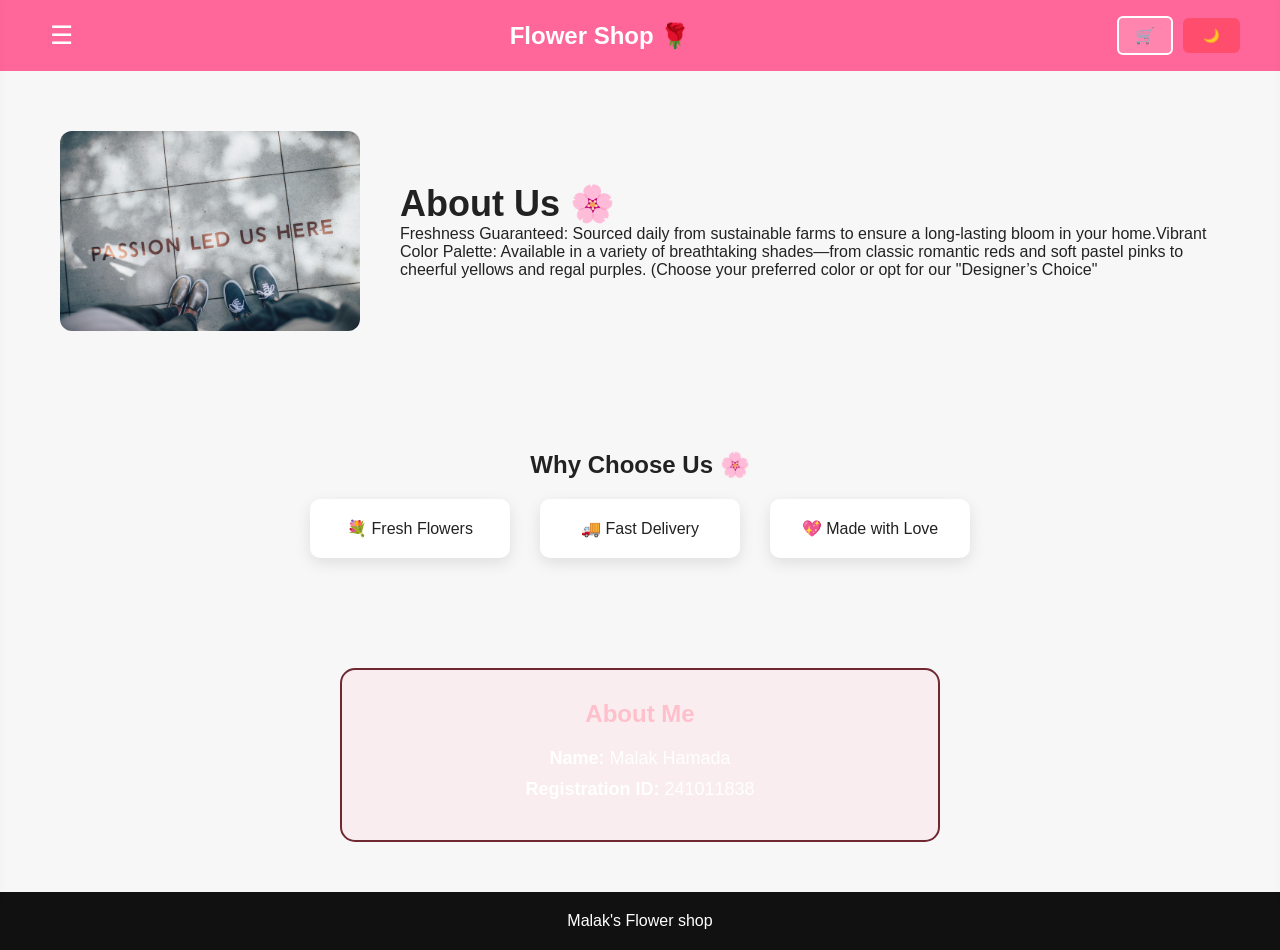
<file: about.html>
<!DOCTYPE html>
<html lang="en">
<head>
<meta charset="UTF-8">
<title>About</title>
<link rel="stylesheet" href="style.css">
</head>
<body>
<div class="flower-rain">
  <span class="f">🌸</span>
  <span class="f">🌹</span>
  <span class="f">🌷</span>
  <span class="f">🌸</span>
  <span class="f">🌹</span>
  <span class="f">🌷</span>
  <span class="f">🌸</span>
  <span class="f">🌹</span>
</div>
<nav>
  <button id="menuToggle" onclick="openMenu()">☰</button>
  <h2>Flower Shop 🌹</h2>
  <div class="nav-actions">
    <button id="cartBtn" onclick="openCart()">🛒 <span id="cartBadge"></span></button>
    <button onclick="toggleMode()">🌙</button>
  </div>
</nav>

<!-- Side Menu -->
<div id="sideMenu">
  <button id="closeMenu" onclick="closeMenu()">✕</button>
  <div class="side-logo">🌹 Flower Shop</div>
  <ul>
    <li><a href="index.html">Home</a></li>
    <li><a href="shop.html">Shop</a></li>
    <li><a href="product.html">Products</a></li>
    <li><a href="login.html">Login</a></li>
    <li><a href="register.html">Register</a></li>
    <li><a href="about.html">About</a></li>
    <li><a href="contact.html">Contact</a></li>
  </ul>
</div>

<!-- Overlay -->
<div id="menuOverlay" onclick="closeMenu(); closeCart();"></div>

<!-- Cart Modal -->
<div id="cartModal">
  <button id="closeCart" onclick="closeCart()">✕</button>
  <h2>🛒 Your Cart</h2>
  <div id="cartItems"></div>
  <div id="cartTotal">Total: $0</div>
  <button id="checkoutBtn" onclick="checkout()">Checkout ✨</button>
</div>

<!-- Toast -->
<div id="cartToast"></div>

<section class="about-hero">
  <img src="images/about.jpg">

  <div class="about-text">
    <h1>About Us 🌸</h1>
    <p>
   
​Freshness Guaranteed: Sourced daily from sustainable farms to ensure a long-lasting bloom in your home.
​Vibrant Color Palette: Available in a variety of breathtaking shades—from classic romantic reds and soft pastel pinks to cheerful yellows and regal purples. (Choose your preferred color or opt for our "Designer’s Choice"
    </p>
  </div>
</section>

<section class="features">
  <h2>Why Choose Us 🌸</h2>

  <div class="feature-box">
    <div class="feature">💐 Fresh Flowers</div>
    <div class="feature">🚚 Fast Delivery</div>
    <div class="feature">💖 Made with Love</div>
  </div>
</section>
<section class="content-box">
    <h1>About Me</h1>
    <p><strong>Name:</strong> Malak Hamada</p>
    <p><strong>Registration ID:</strong> 241011838 </p>
    
</section>
<footer>
<p>Malak's Flower shop</p>
</footer>
<script src="script.js"></script>
</body>
</html>
</file>
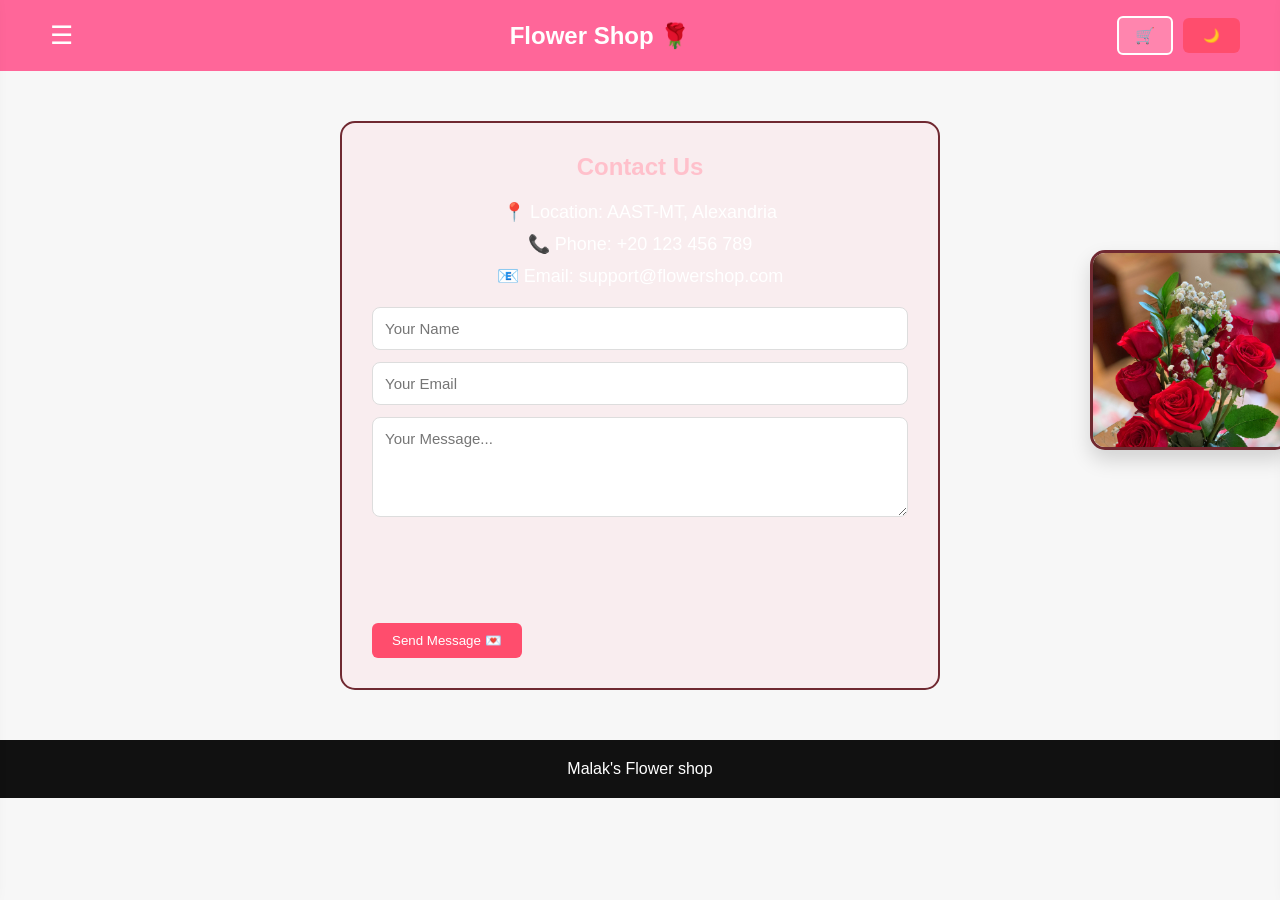
<file: contact.html>
<!DOCTYPE html>
<html lang="en">
<head>
<meta charset="UTF-8">
<title>Flower Shop</title>
<link rel="stylesheet" href="style.css">
</head>
<body>
<div class="flower-rain">
  <span class="f">🌸</span>
  <span class="f">🌹</span>
  <span class="f">🌷</span>
  <span class="f">🌸</span>
  <span class="f">🌹</span>
  <span class="f">🌷</span>
  <span class="f">🌸</span>
  <span class="f">🌹</span>
</div>

<nav>
  <button id="menuToggle" onclick="openMenu()">☰</button>
  <h2>Flower Shop 🌹</h2>
  <div class="nav-actions">
    <button id="cartBtn" onclick="openCart()">🛒 <span id="cartBadge"></span></button>
    <button onclick="toggleMode()">🌙</button>
  </div>
</nav>

<!-- Side Menu -->
<div id="sideMenu">
  <button id="closeMenu" onclick="closeMenu()">✕</button>
  <div class="side-logo">🌹 Flower Shop</div>
  <ul>
    <li><a href="index.html">Home</a></li>
    <li><a href="shop.html">Shop</a></li>
    <li><a href="product.html">Products</a></li>
    <li><a href="login.html">Login</a></li>
    <li><a href="register.html">Register</a></li>
    <li><a href="about.html">About</a></li>
    <li><a href="contact.html">Contact</a></li>
  </ul>
</div>

<!-- Overlay -->
<div id="menuOverlay" onclick="closeMenu(); closeCart();"></div>

<!-- Cart Modal -->
<div id="cartModal">
  <button id="closeCart" onclick="closeCart()">✕</button>
  <h2>🛒 Your Cart</h2>
  <div id="cartItems"></div>
  <div id="cartTotal">Total: $0</div>
  <button id="checkoutBtn" onclick="checkout()">Checkout ✨</button>
</div>

<!-- Toast -->
<div id="cartToast"></div>

<section class="content-box">
    <h1>Contact Us</h1>
    <p>📍 Location: AAST-MT, Alexandria</p>
    <p>📞 Phone: +20 123 456 789</p>
    <p>📧 Email: support@flowershop.com</p>
    <div class="contact-form">
        <input type="text" id="cName" placeholder="Your Name" required>
        <input type="email" id="cEmail" placeholder="Your Email" required>
        <textarea id="cMsg" placeholder="Your Message..."></textarea>
        <p id="contactError" class="error-msg"></p>
        <p id="contactSuccess" class="success-msg"></p>
        <button onclick="validateContact()">Send Message 💌</button>
    </div>
</section>
</section> 

<div class="MiniBox">
    <div class="MySlide fade">
        <img src="images/rose.jpg">
    </div>
    <div class="MySlide fade">
        <img src="images/tulip.jpg">
    </div>
</div>
<footer>
<p>Malak's Flower shop</p>
</footer>
<script src="script.js"></script>
</body>
</html>
</file>
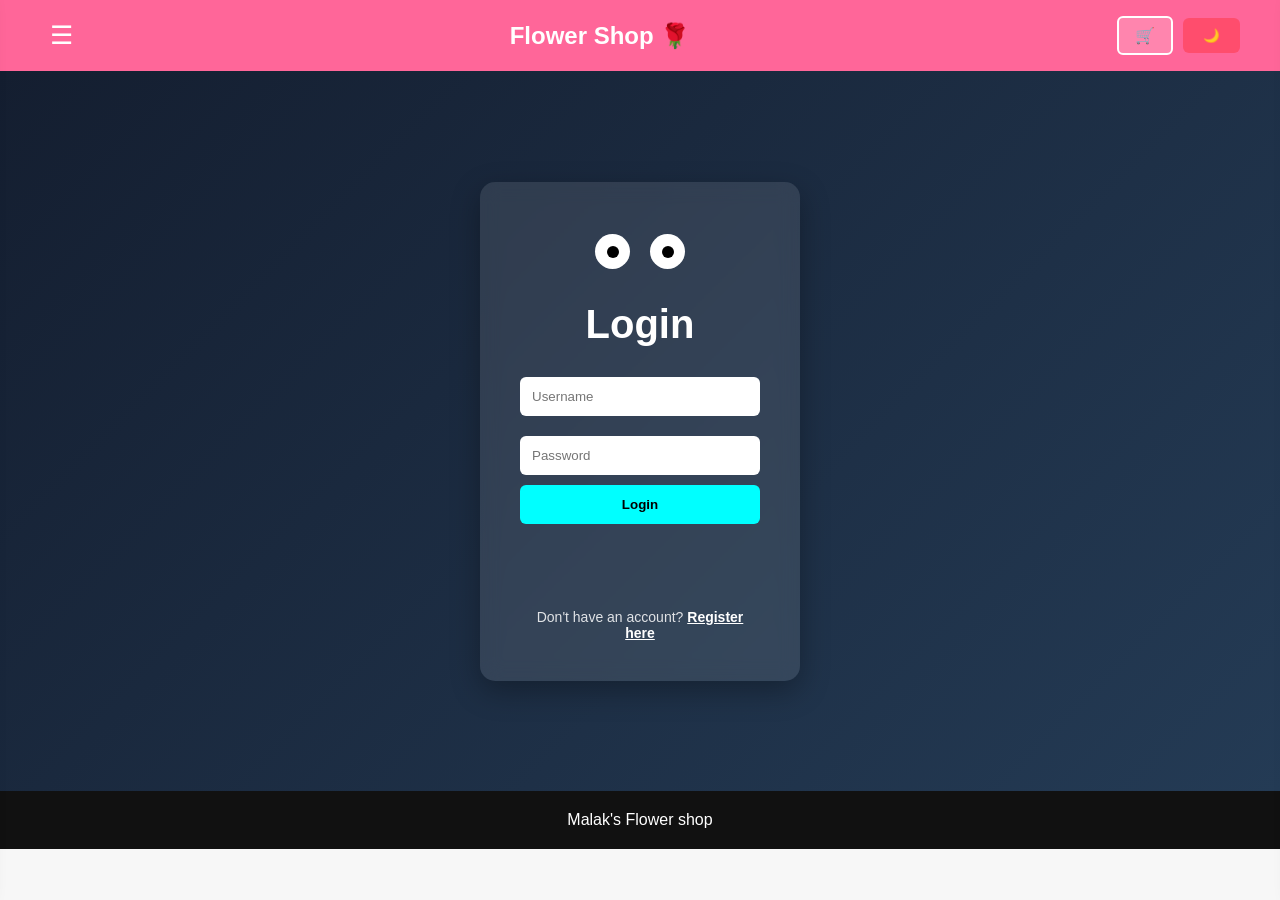
<file: login.html>
<!DOCTYPE html>
<html lang="en">
<head>
<meta charset="UTF-8">
<title>Flower Shop</title>
<link rel="stylesheet" href="style.css">
</head>
<body>
<div class="flower-rain">
  <span class="f">🌸</span>
  <span class="f">🌹</span>
  <span class="f">🌷</span>
  <span class="f">🌸</span>
  <span class="f">🌹</span>
  <span class="f">🌷</span>
  <span class="f">🌸</span>
  <span class="f">🌹</span>
</div>

<nav>
  <button id="menuToggle" onclick="openMenu()">☰</button>
  <h2>Flower Shop 🌹</h2>
  <div class="nav-actions">
    <button id="cartBtn" onclick="openCart()">🛒 <span id="cartBadge"></span></button>
    <button onclick="toggleMode()">🌙</button>
  </div>
</nav>

<!-- Side Menu -->
<div id="sideMenu">
  <button id="closeMenu" onclick="closeMenu()">✕</button>
  <div class="side-logo">🌹 Flower Shop</div>
  <ul>
    <li><a href="index.html">Home</a></li>
    <li><a href="shop.html">Shop</a></li>
    <li><a href="product.html">Products</a></li>
    <li><a href="login.html">Login</a></li>
    <li><a href="register.html">Register</a></li>
    <li><a href="about.html">About</a></li>
    <li><a href="contact.html">Contact</a></li>
  </ul>
</div>

<!-- Overlay -->
<div id="menuOverlay" onclick="closeMenu(); closeCart();"></div>

<!-- Cart Modal -->
<div id="cartModal">
  <button id="closeCart" onclick="closeCart()">✕</button>
  <h2>🛒 Your Cart</h2>
  <div id="cartItems"></div>
  <div id="cartTotal">Total: $0</div>
  <button id="checkoutBtn" onclick="checkout()">Checkout ✨</button>
</div>

<!-- Toast -->
<div id="cartToast"></div>

<section class="login-section">

<div class="login-box">

<div class="robot">

<div class="eyes">
<div class="eye"><div class="pupil"></div></div>
<div class="eye"><div class="pupil"></div></div>
</div>

</div>

<h1>Login</h1>

<form>

 <input type="text" id="username" placeholder="Username" required> 
    
    <input type="password" id="password" placeholder="Password" required> 

    <button type="button" onclick="validateLogin()">Login</button>
    
    <p id="errorBox" class="error-msg"></p>
    <p id="successBox" class="success-msg"></p>
    <p style="color:rgba(255,255,255,0.85);margin-top:15px;font-size:14px;text-align:center;">
      Don't have an account? <a href="register.html" style="color:white;font-weight:bold;text-decoration:underline;">Register here</a>
    </p>
</form>

</div>

</section>
<footer>
<p>Malak's Flower shop</p>
</footer>
<script src="script.js"></script>
</body>
</html>
</file>
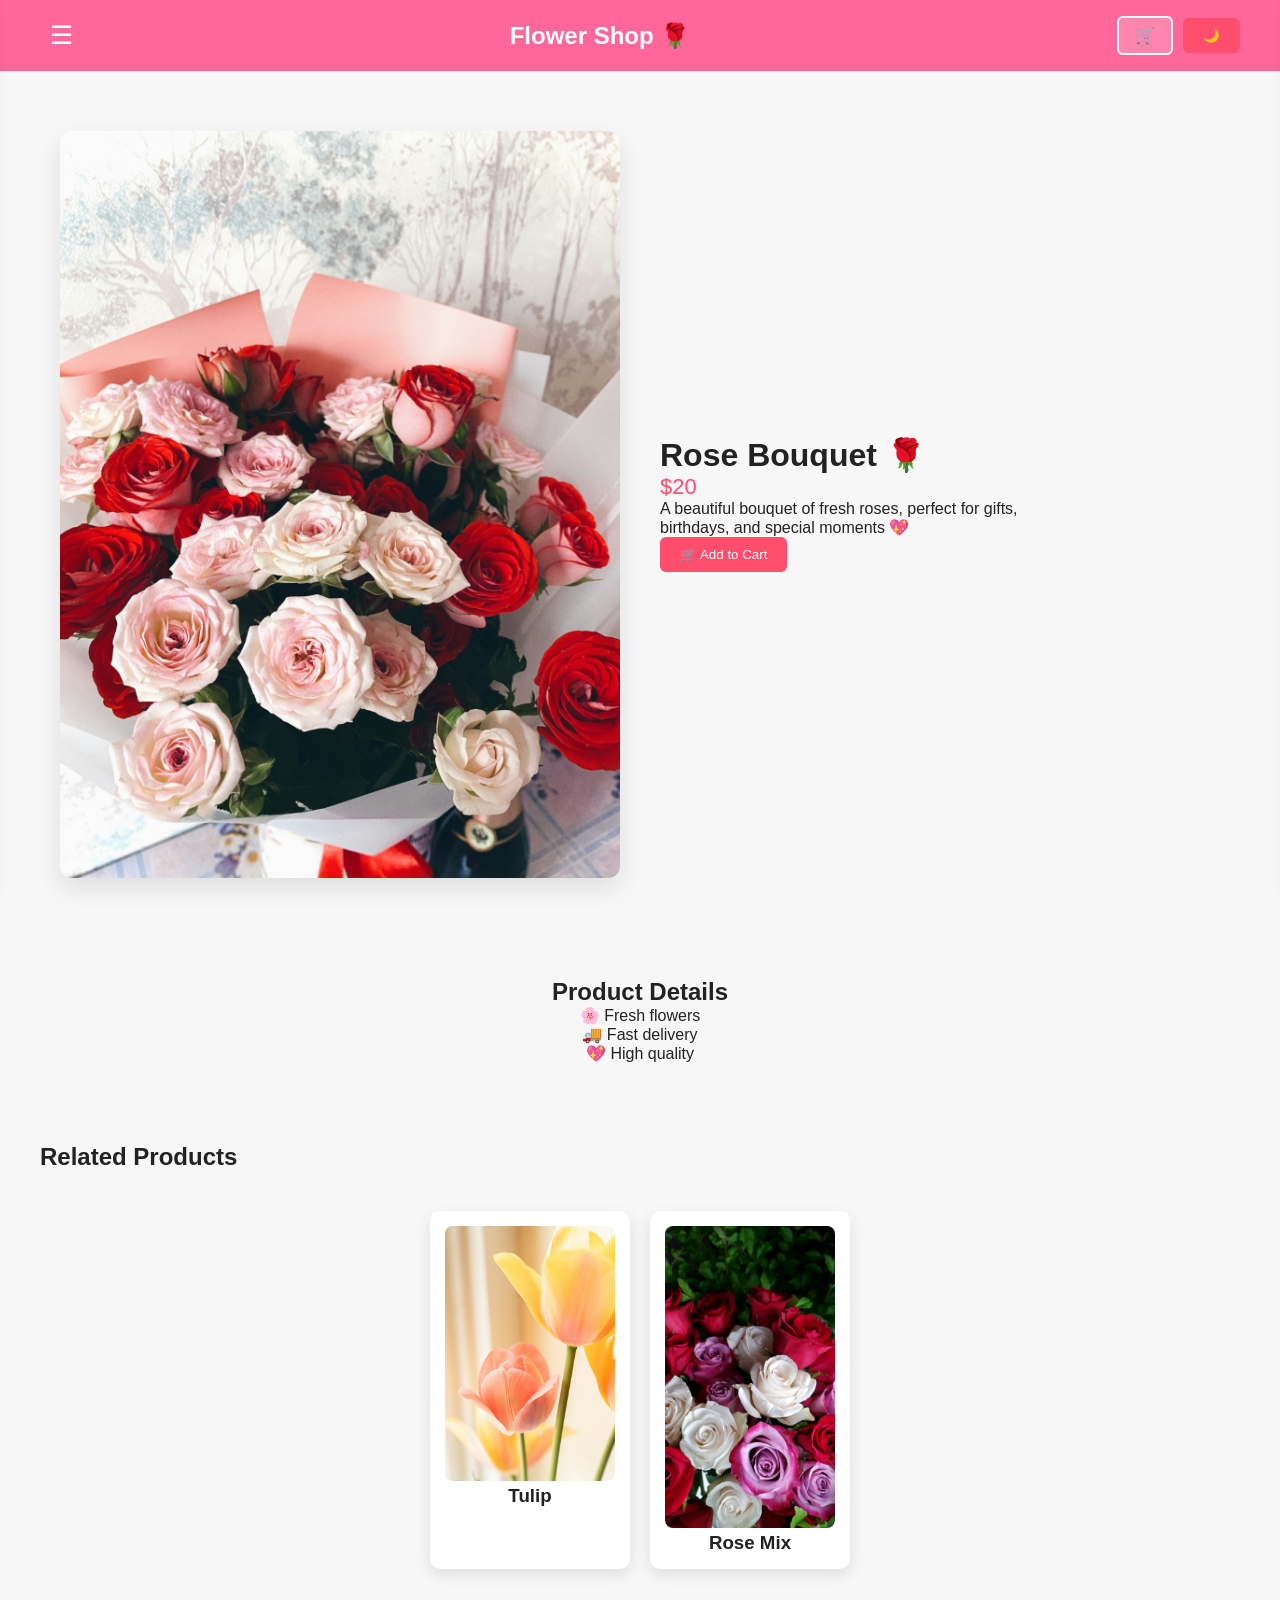
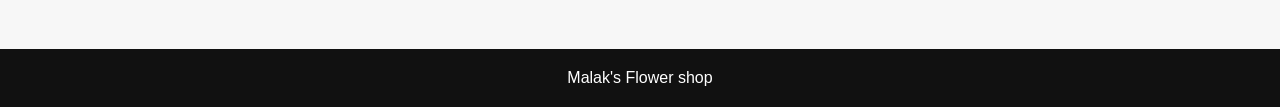
<file: product.html>
<!DOCTYPE html>
<html lang="en">
<head>
<meta charset="UTF-8">
<title>Product</title>
<link rel="stylesheet" href="style.css">
</head>
<body>
<div class="flower-rain">
  <span class="f">🌸</span>
  <span class="f">🌹</span>
  <span class="f">🌷</span>
  <span class="f">🌸</span>
  <span class="f">🌹</span>
  <span class="f">🌷</span>
  <span class="f">🌸</span>
  <span class="f">🌹</span>
</div>
<nav>
  <button id="menuToggle" onclick="openMenu()">☰</button>
  <h2>Flower Shop 🌹</h2>
  <div class="nav-actions">
    <button id="cartBtn" onclick="openCart()">🛒 <span id="cartBadge"></span></button>
    <button onclick="toggleMode()">🌙</button>
  </div>
</nav>

<!-- Side Menu -->
<div id="sideMenu">
  <button id="closeMenu" onclick="closeMenu()">✕</button>
  <div class="side-logo">🌹 Flower Shop</div>
  <ul>
    <li><a href="index.html">Home</a></li>
    <li><a href="shop.html">Shop</a></li>
    <li><a href="product.html">Products</a></li>
    <li><a href="login.html">Login</a></li>
    <li><a href="register.html">Register</a></li>
    <li><a href="about.html">About</a></li>
    <li><a href="contact.html">Contact</a></li>
  </ul>
</div>

<!-- Overlay -->
<div id="menuOverlay" onclick="closeMenu(); closeCart();"></div>

<!-- Cart Modal -->
<div id="cartModal">
  <button id="closeCart" onclick="closeCart()">✕</button>
  <h2>🛒 Your Cart</h2>
  <div id="cartItems"></div>
  <div id="cartTotal">Total: $0</div>
  <button id="checkoutBtn" onclick="checkout()">Checkout ✨</button>
</div>

<!-- Toast -->
<div id="cartToast"></div>

<section class="product-container">
  <img src="images/bouqet.jpg" alt="Rose Bouquet">

  <div class="product-info">
    <h2>Rose Bouquet 🌹</h2>
    <p class="price">$20</p>

    <p>
      A beautiful bouquet of fresh roses, perfect for gifts,
      birthdays, and special moments 💖
    </p>

    <button onclick="addToCart('Rose Bouquet', 20, 'images/bouqet.jpg')">🛒 Add to Cart</button>
  </div>
</section>

<section class="extra">
  <h2>Product Details</h2>
  <ul>
    <li>🌸 Fresh flowers</li>
    <li>🚚 Fast delivery</li>
    <li>💖 High quality</li>
  </ul>
</section>

<section class="related">
  <h2>Related Products</h2>

  <div class="products">
    <div class="card">
      <img src="images/tulip2.jpg">
      <h3>Tulip</h3>
    </div>

    <div class="card">
      <img src="images/mix.jpg">
      <h3>Rose Mix</h3>
    </div>
  </div>
</section>
<footer>
<p>Malak's Flower shop</p>
</footer>
<script src="script.js"></script>

</body>
</html>
</file>
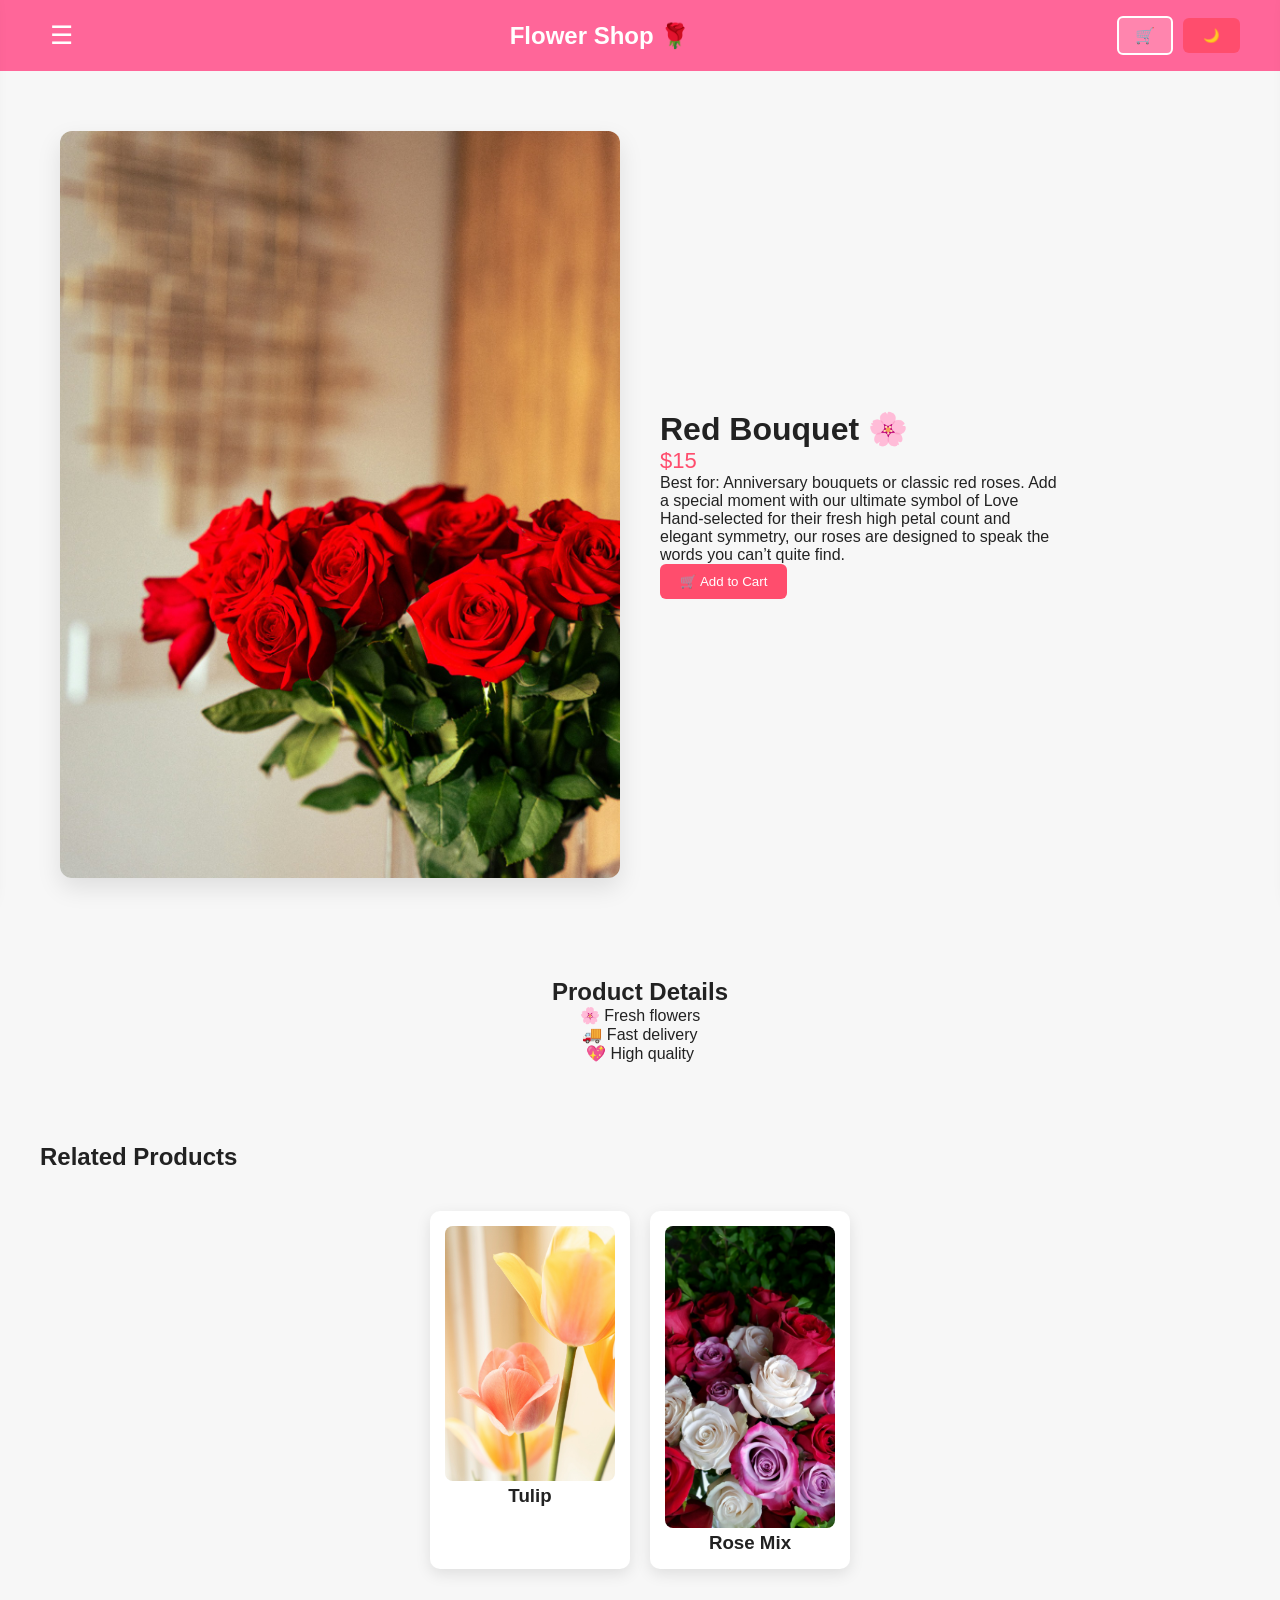
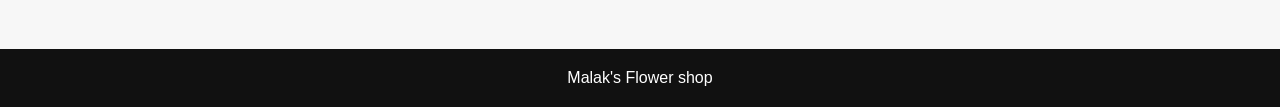
<file: red--product.html>
<!DOCTYPE html>
<html lang="en">
<head>
<meta charset="UTF-8">
<title>Product</title>
<link rel="stylesheet" href="style.css">
</head>
<body>
<div class="flower-rain">
  <span class="f">🌸</span>
  <span class="f">🌹</span>
  <span class="f">🌷</span>
  <span class="f">🌸</span>
  <span class="f">🌹</span>
  <span class="f">🌷</span>
  <span class="f">🌸</span>
  <span class="f">🌹</span>
</div>
<nav>
  <button id="menuToggle" onclick="openMenu()">☰</button>
  <h2>Flower Shop 🌹</h2>
  <div class="nav-actions">
    <button id="cartBtn" onclick="openCart()">🛒 <span id="cartBadge"></span></button>
    <button onclick="toggleMode()">🌙</button>
  </div>
</nav>

<!-- Side Menu -->
<div id="sideMenu">
  <button id="closeMenu" onclick="closeMenu()">✕</button>
  <div class="side-logo">🌹 Flower Shop</div>
  <ul>
    <li><a href="index.html">Home</a></li>
    <li><a href="shop.html">Shop</a></li>
    <li><a href="product.html">Products</a></li>
    <li><a href="login.html">Login</a></li>
    <li><a href="register.html">Register</a></li>
    <li><a href="about.html">About</a></li>
    <li><a href="contact.html">Contact</a></li>
  </ul>
</div>

<!-- Overlay -->
<div id="menuOverlay" onclick="closeMenu(); closeCart();"></div>

<!-- Cart Modal -->
<div id="cartModal">
  <button id="closeCart" onclick="closeCart()">✕</button>
  <h2>🛒 Your Cart</h2>
  <div id="cartItems"></div>
  <div id="cartTotal">Total: $0</div>
  <button id="checkoutBtn" onclick="checkout()">Checkout ✨</button>
</div>

<!-- Toast -->
<div id="cartToast"></div>

<section class="product-container">
  <img src="images/red.jpg" alt="Red Rose">

  <div class="product-info">
    <h2>Red Bouquet 🌸</h2>
    <p class="price">$15</p>

    <p>
        ​Best for: Anniversary bouquets or classic red roses.
Add a special moment ​with our ultimate symbol of Love

Hand-selected for their fresh high petal count and elegant symmetry, our roses are designed to speak the words you can’t quite find.
    </p>

    <button onclick="addToCart('Red Bouquet', 15, 'images/red.jpg')">🛒 Add to Cart</button>
  </div>
</section>

<section class="extra">
  <h2>Product Details</h2>
  <ul>
    <li>🌸 Fresh flowers</li>
    <li>🚚 Fast delivery</li>
    <li>💖 High quality</li>
  </ul>
</section>

<section class="related">
  <h2>Related Products</h2>

  <div class="products">
    <div class="card">
      <img src="images/tulip2.jpg">
      <h3>Tulip</h3>
    </div>

    <div class="card">
      <img src="images/mix.jpg">
      <h3>Rose Mix</h3>
    </div>
  </div>
</section>
<footer>
<p>Malak's Flower shop</p>
</footer>
<script src="script.js"></script>

</body>
</html>
</file>
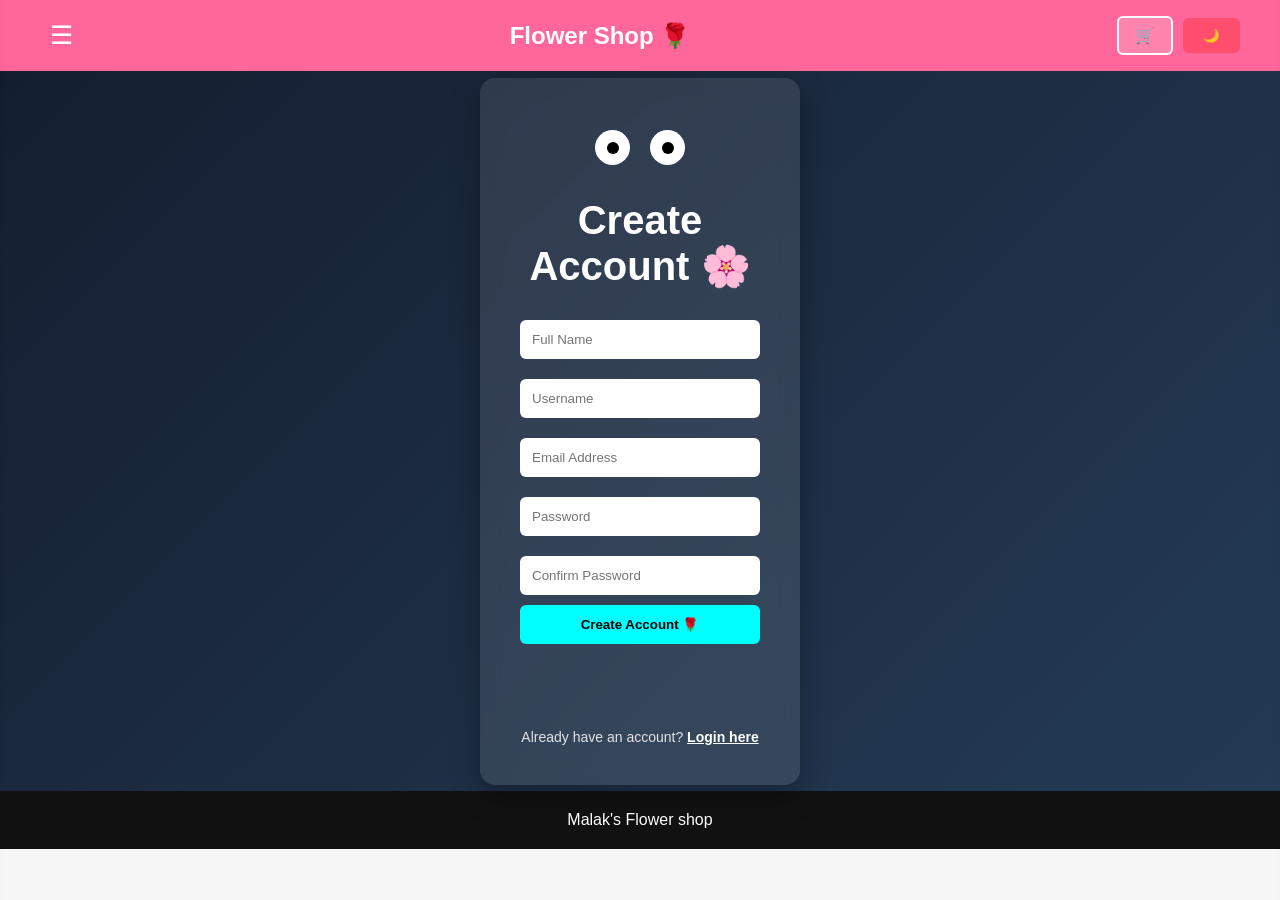
<file: register.html>
<!DOCTYPE html>
<html lang="en">
<head>
<meta charset="UTF-8">
<title>Register - Flower Shop</title>
<link rel="stylesheet" href="style.css">
</head>
<body>
<div class="flower-rain">
  <span class="f">🌸</span><span class="f">🌹</span><span class="f">🌷</span>
  <span class="f">🌸</span><span class="f">🌹</span><span class="f">🌷</span>
  <span class="f">🌸</span><span class="f">🌹</span>
</div>

<nav>
  <button id="menuToggle" onclick="openMenu()">☰</button>
  <h2>Flower Shop 🌹</h2>
  <div class="nav-actions">
    <button id="cartBtn" onclick="openCart()">🛒 <span id="cartBadge"></span></button>
    <button onclick="toggleMode()">🌙</button>
  </div>
</nav>

<!-- Side Menu -->
<div id="sideMenu">
  <button id="closeMenu" onclick="closeMenu()">✕</button>
  <div class="side-logo">🌹 Flower Shop</div>
  <ul>
    <li><a href="index.html">Home</a></li>
    <li><a href="shop.html">Shop</a></li>
    <li><a href="product.html">Products</a></li>
    <li><a href="login.html">Login</a></li>
    <li><a href="register.html">Register</a></li>
    <li><a href="about.html">About</a></li>
    <li><a href="contact.html">Contact</a></li>
  </ul>
</div>

<!-- Overlay -->
<div id="menuOverlay" onclick="closeMenu(); closeCart();"></div>

<!-- Cart Modal -->
<div id="cartModal">
  <button id="closeCart" onclick="closeCart()">✕</button>
  <h2>🛒 Your Cart</h2>
  <div id="cartItems"></div>
  <div id="cartTotal">Total: $0</div>
  <button id="checkoutBtn" onclick="checkout()">Checkout ✨</button>
</div>

<!-- Toast -->
<div id="cartToast"></div>

<section class="login-section">
  <div class="login-box">

    <div class="robot">
      <div class="eyes">
        <div class="eye"><div class="pupil"></div></div>
        <div class="eye"><div class="pupil"></div></div>
      </div>
    </div>

    <h1>Create Account 🌸</h1>

    <form>
      <input type="text"     id="reg-fullname" placeholder="Full Name"       required>
      <input type="text"     id="reg-username" placeholder="Username"         required>
      <input type="email"    id="reg-email"    placeholder="Email Address"    required>
      <input type="password" id="reg-password" placeholder="Password"         required>
      <input type="password" id="reg-confirm"  placeholder="Confirm Password" required>

      <!-- Password strength bar -->
      <div id="strengthBar" style="display:none;margin:6px 0 10px;">
        <div style="font-size:12px;color:#ddd;margin-bottom:4px;">Password strength:</div>
        <div style="height:6px;background:rgba(255,255,255,0.2);border-radius:3px;overflow:hidden;">
          <div id="strengthFill" style="height:100%;width:0;transition:0.3s;border-radius:3px;"></div>
        </div>
        <div id="strengthLabel" style="font-size:12px;margin-top:4px;"></div>
      </div>

      <button type="button" onclick="validateRegister()">Create Account 🌹</button>

      <p id="reg-errorBox"   class="error-msg"></p>
      <p id="reg-successBox" class="success-msg"></p>

      <p style="color:rgba(255,255,255,0.85);margin-top:15px;font-size:14px;text-align:center;">
        Already have an account? <a href="login.html" style="color:white;font-weight:bold;text-decoration:underline;">Login here</a>
      </p>
    </form>

  </div>
</section>

<footer><p>Malak's Flower shop</p></footer>
<script src="script.js"></script>
</body>
</html>
</file>
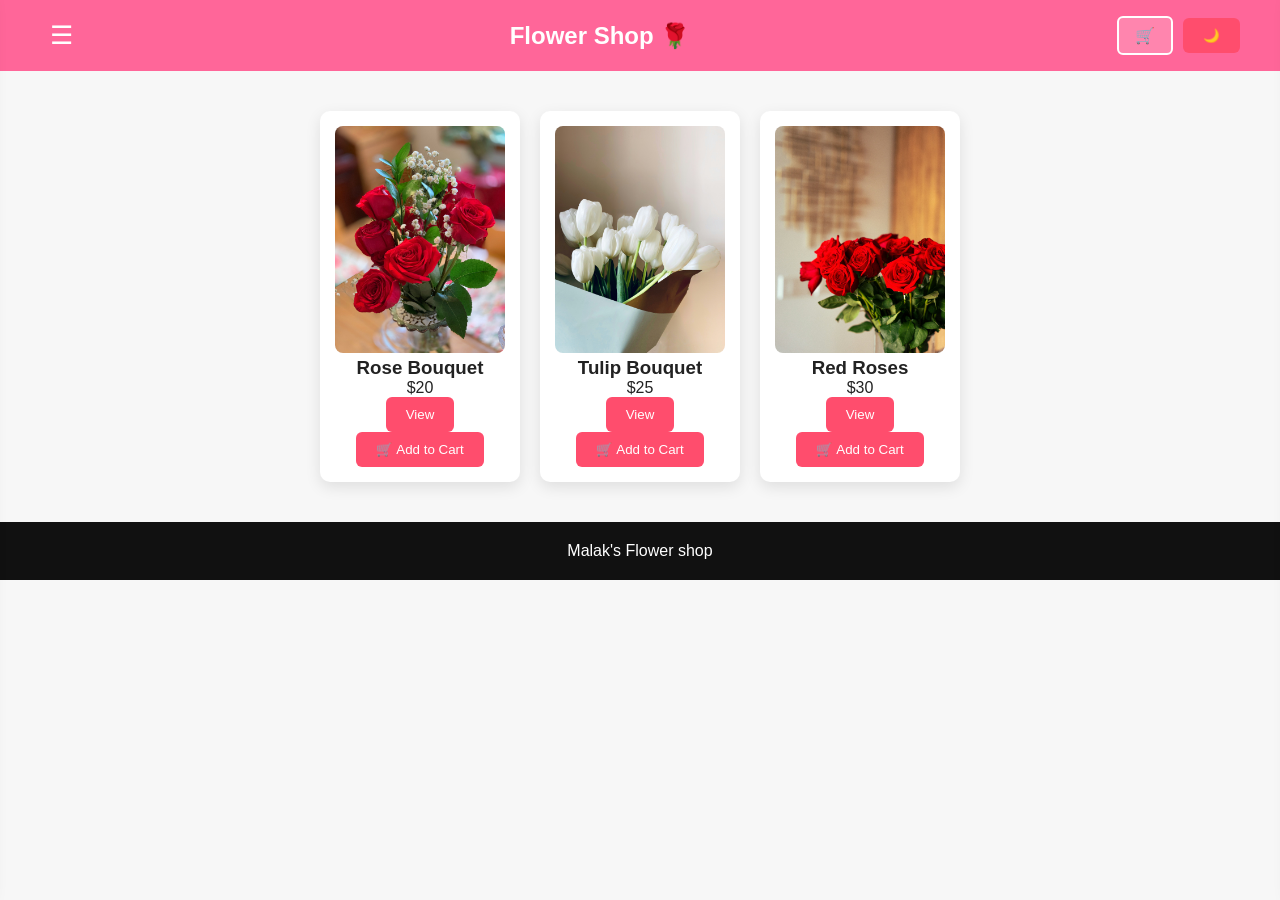
<file: shop.html>
<!DOCTYPE html>
<html lang="en">
<head>
<meta charset="UTF-8">
<title>Shop</title>
<link rel="stylesheet" href="style.css">
</head>
<body>
<div class="flower-rain">
  <span class="f">🌸</span>
  <span class="f">🌹</span>
  <span class="f">🌷</span>
  <span class="f">🌸</span>
  <span class="f">🌹</span>
  <span class="f">🌷</span>
  <span class="f">🌸</span>
  <span class="f">🌹</span>
</div>
<nav>
  <button id="menuToggle" onclick="openMenu()">☰</button>
  <h2>Flower Shop 🌹</h2>
  <div class="nav-actions">
    <button id="cartBtn" onclick="openCart()">🛒 <span id="cartBadge"></span></button>
    <button onclick="toggleMode()">🌙</button>
  </div>
</nav>

<!-- Side Menu -->
<div id="sideMenu">
  <button id="closeMenu" onclick="closeMenu()">✕</button>
  <div class="side-logo">🌹 Flower Shop</div>
  <ul>
    <li><a href="index.html">Home</a></li>
    <li><a href="shop.html">Shop</a></li>
    <li><a href="product.html">Products</a></li>
    <li><a href="login.html">Login</a></li>
    <li><a href="register.html">Register</a></li>
    <li><a href="about.html">About</a></li>
    <li><a href="contact.html">Contact</a></li>
  </ul>
</div>

<!-- Overlay -->
<div id="menuOverlay" onclick="closeMenu(); closeCart();"></div>

<!-- Cart Modal -->
<div id="cartModal">
  <button id="closeCart" onclick="closeCart()">✕</button>
  <h2>🛒 Your Cart</h2>
  <div id="cartItems"></div>
  <div id="cartTotal">Total: $0</div>
  <button id="checkoutBtn" onclick="checkout()">Checkout ✨</button>
</div>

<!-- Toast -->
<div id="cartToast"></div>

<section class="products">

  <div class="card">
    <img src="images/rose.jpg">
    <h3>Rose Bouquet</h3>
    <p>$20</p>
    <a href="red--product.html"><button>View</button></a>
    <button onclick="addToCart('Rose Bouquet', 20, 'images/rose.jpg')">🛒 Add to Cart</button>
  </div>

  <div class="card">
    <img src="images/tulip.jpg">
    <h3>Tulip Bouquet</h3>
    <p>$25</p>
    <a href="tulip-product.html"><button>View</button></a>
    <button onclick="addToCart('Tulip Bouquet', 25, 'images/tulip.jpg')">🛒 Add to Cart</button>
  </div>
  <div class="card">
  <img src="images/red.jpg">
  <h3>Red Roses</h3>
  <p>$30</p>
  <a href="product.html"><button>View</button></a>
    <button onclick="addToCart('Red Roses', 30, 'images/red.jpg')">🛒 Add to Cart</button>
</div>

</section>
<footer>
<p>Malak's Flower shop</p>
</footer>
<script src="script.js"></script>
</body>
</html>
</file>
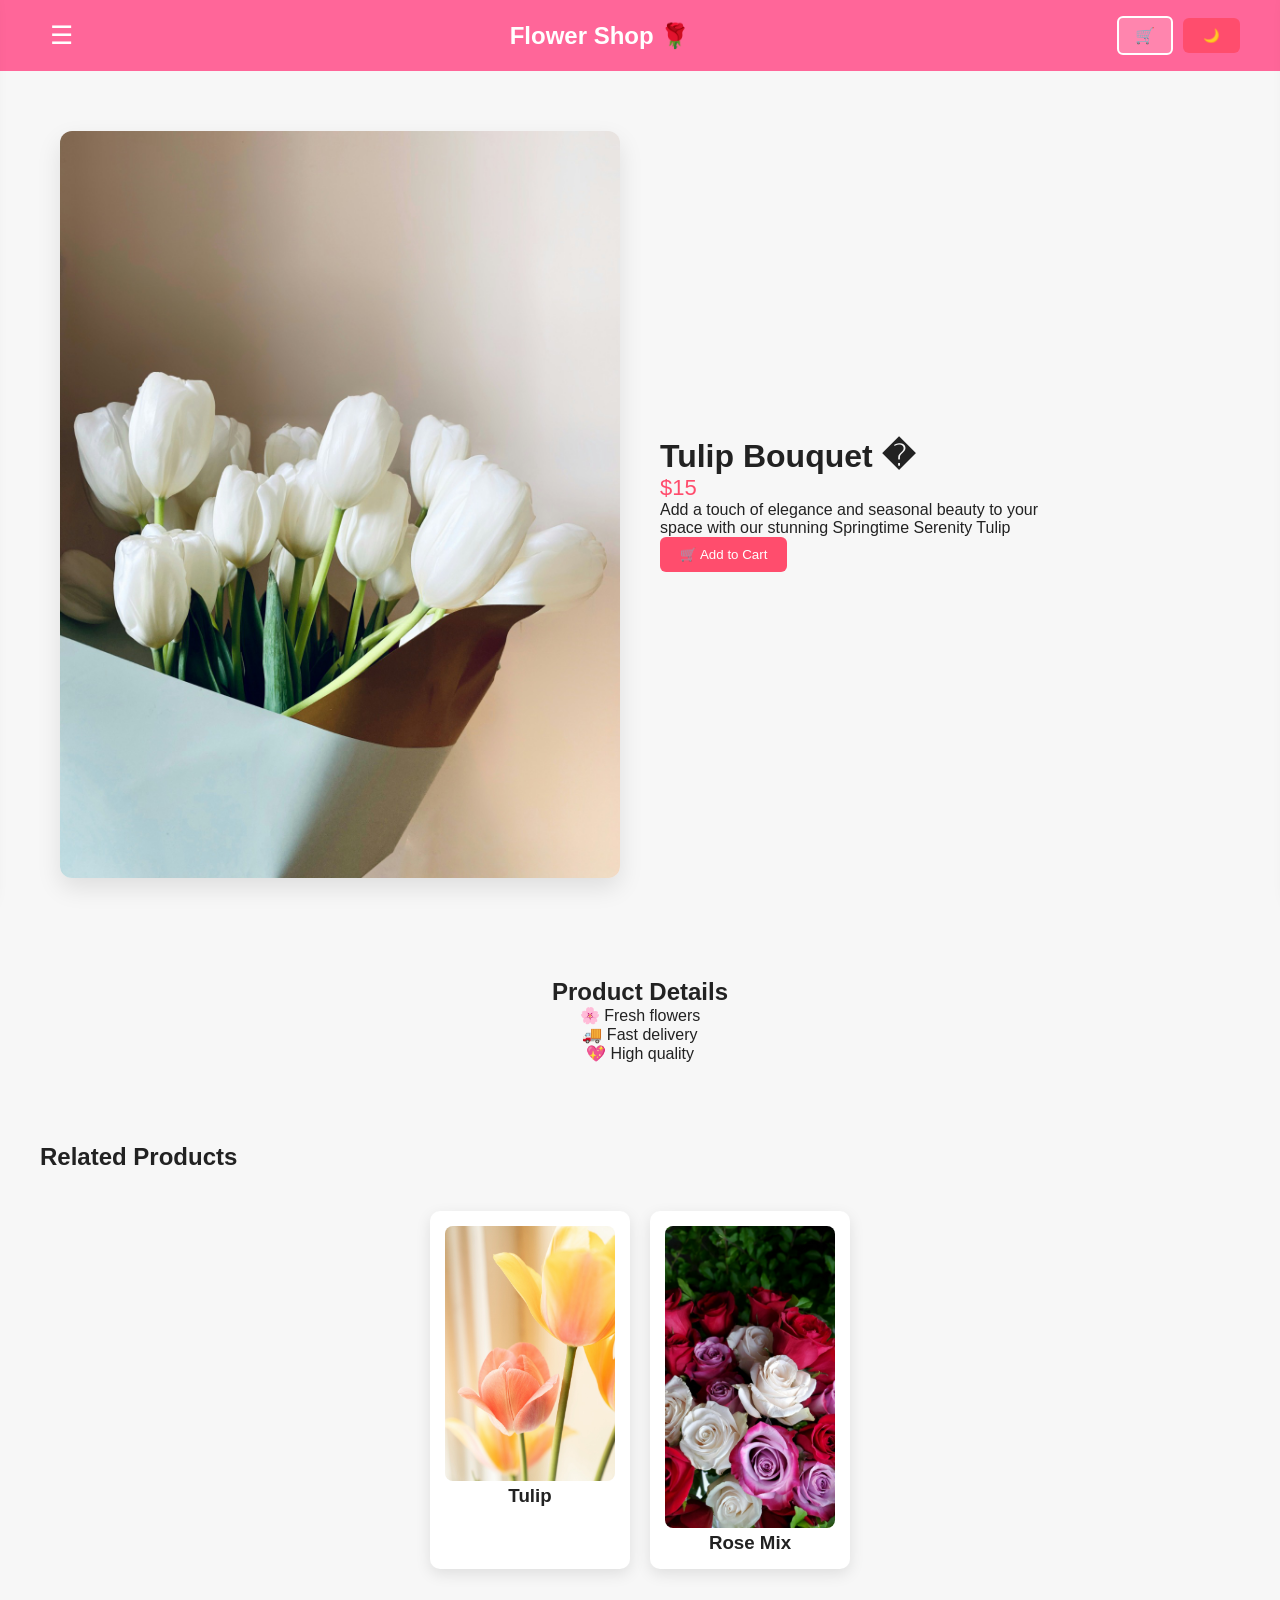
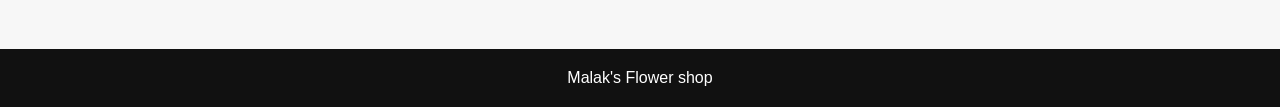
<file: tulip-product.html>
<!DOCTYPE html>
<html lang="en">
<head>
<meta charset="UTF-8">
<title>Product</title>
<link rel="stylesheet" href="style.css">
</head>
<body>
<div class="flower-rain">
  <span class="f">🌸</span>
  <span class="f">🌹</span>
  <span class="f">🌷</span>
  <span class="f">🌸</span>
  <span class="f">🌹</span>
  <span class="f">🌷</span>
  <span class="f">🌸</span>
  <span class="f">🌹</span>
</div>
<nav>
  <button id="menuToggle" onclick="openMenu()">☰</button>
  <h2>Flower Shop 🌹</h2>
  <div class="nav-actions">
    <button id="cartBtn" onclick="openCart()">🛒 <span id="cartBadge"></span></button>
    <button onclick="toggleMode()">🌙</button>
  </div>
</nav>

<!-- Side Menu -->
<div id="sideMenu">
  <button id="closeMenu" onclick="closeMenu()">✕</button>
  <div class="side-logo">🌹 Flower Shop</div>
  <ul>
    <li><a href="index.html">Home</a></li>
    <li><a href="shop.html">Shop</a></li>
    <li><a href="product.html">Products</a></li>
    <li><a href="login.html">Login</a></li>
    <li><a href="register.html">Register</a></li>
    <li><a href="about.html">About</a></li>
    <li><a href="contact.html">Contact</a></li>
  </ul>
</div>

<!-- Overlay -->
<div id="menuOverlay" onclick="closeMenu(); closeCart();"></div>

<!-- Cart Modal -->
<div id="cartModal">
  <button id="closeCart" onclick="closeCart()">✕</button>
  <h2>🛒 Your Cart</h2>
  <div id="cartItems"></div>
  <div id="cartTotal">Total: $0</div>
  <button id="checkoutBtn" onclick="checkout()">Checkout ✨</button>
</div>

<!-- Toast -->
<div id="cartToast"></div>

<section class="product-container">
  <img src="images/tulip.jpg" alt="Tulip">

  <div class="product-info">
    <h2>Tulip Bouquet �</h2>
    <p class="price">$15</p>

    <p>
      Add a touch of elegance and seasonal beauty to your space with our stunning Springtime Serenity Tulip
    </p>

    <button onclick="addToCart('Tulip Bouquet', 15, 'images/tulip.jpg')">🛒 Add to Cart</button>
  </div>
</section>

<section class="extra">
  <h2>Product Details</h2>
  <ul>
    <li>🌸 Fresh flowers</li>
    <li>🚚 Fast delivery</li>
    <li>💖 High quality</li>
  </ul>
</section>

<section class="related">
  <h2>Related Products</h2>

  <div class="products">
    <div class="card">
      <img src="images/tulip2.jpg">
      <h3>Tulip</h3>
    </div>

    <div class="card">
      <img src="images/mix.jpg">
      <h3>Rose Mix</h3>
    </div>
  </div>
</section>
<footer>
<p>Malak's Flower shop</p>
</footer>
<script src="script.js"></script>

</body>
</html>
</file>
<file: style.css>
body{
  margin:0;
  font-family:'Segoe UI', Tahoma, Geneva, Verdana, sans-serif;
  background:#f7f7f7;
  color:#222;
}
*{
	margin: 0;
	padding:0;
	box-sizing: border-box;
	}

/* NAVBAR */
nav {
  position: sticky;
  top: 0;
  display: flex;
  justify-content: space-between;
  align-items: center;
  padding: 15px 40px;
  background: #FF6699; /* This is a vibrant Rose Pink! */
  color: white;
  z-index: 1000;
}
 nav ul{
  list-style:none;
  display:flex;
  gap:20px;
}

nav a{
  color:#fff;
  text-decoration:none;
  transition:0.3s;
}

nav a:hover{
  color:#ff4d6d;
}

nav h2{
  color:#fff;
}


button{
  padding:10px 20px;
  border:none;
  cursor:pointer;
  border-radius:6px;
  background:#ff4d6d;
  color:#fff;
  transition:0.3s;
}

button:hover{
  transform:scale(1.1);
  opacity:0.9;
}

/* CARDS */
.card{
  width:200px;
  text-align:center;
  background:#fff;
  padding:15px;
  border-radius:10px;
  box-shadow:0 5px 15px rgba(0,0,0,0.1);
  transition:0.3s;
}

.card img{
  width:100%;
  border-radius:8px;
  transition:0.3s;
}

.card:hover{
  transform: translateY(-10px);
}

.card:hover img{
  transform: scale(1.1);
}

/* PRODUCTS */
.products{
  display:flex;
  justify-content:center;
  gap:20px;
  padding:40px;
}

/* HERO */
.hero{
  height:90vh;
  display:flex;
  flex-direction:column;
  justify-content:center;
  align-items:center;
  background:url('../images/bg.jpg') no-repeat center/cover;
  color:#222; /* light mode */
  text-align:center;
  animation:fade 2s;
}
.dark .hero{
  color:#fff;
}
@keyframes fade{
  from{opacity:0;}
  to{opacity:1;}
}

/* PRODUCT PAGE */
.product-container{
  display:grid;
  grid-template-columns:1fr 1fr;
  gap:40px;
  padding:60px;
  align-items:center;
}

.product-container img{
  width:100%;
  border-radius:12px;
  box-shadow:0 10px 25px rgba(0,0,0,0.1);
}

.product-info h2{
  font-size:32px;
}

.product-info{
  max-width:400px;
}

.price{
  font-size:22px;
  color:#ff4d6d;
}

/* ABOUT */
.about-hero{
  display:flex;
  align-items:center;
  justify-content:center;
  gap:40px;
  padding:60px;
}

.about-hero img{
  width:300px;
  border-radius:12px;
}

.about-text h1{
  font-size:36px;
}

.features{
  padding:60px;
  text-align:center;
  display:flex;
  flex-direction:column;
  align-items:center;
}

.feature-box{
  display:flex;
  justify-content:center;
  gap:30px;
  margin-top:20px;
}

.feature{
  background:#fff;
  padding:20px;
  border-radius:10px;
  box-shadow:0 5px 15px rgba(0,0,0,0.1);
  width:200px;
  transition:0.3s;
}

.feature:hover{
  transform:scale(1.1);
}

/* EXTRA */
.extra{
  padding:40px;
  text-align:center;
}

.extra ul{
  list-style:none;
}

.related{
  padding:40px;
}
/*new*/
.login-section{
padding:80px 20px;
display:flex;
flex-direction:column;
align-items:center;
text-align:center;
background:linear-gradient(135deg,#141e30,#243b55);
color:white;
min-height:80vh;
}

.login-section h1{
font-size:40px;
margin-bottom:30px;
}

.login-form{
display:flex;
flex-direction:column;
width:300px;
gap:20px;
}

.login-form input{
padding:12px;
border-radius:6px;
border:none;
}

.login-form button{
padding:12px;
border:none;
border-radius:6px;
background:#00ffff;
color:black;
font-weight:bold;
cursor:pointer;
transition:0.3s;
}

.login-form button:hover{
background:white;
}

.login-form p{
font-size:14px;
opacity:0.9;
}

.login-form a{
color:#00ffff;
text-decoration:none;
}

.login-form a:hover{
text-decoration:underline;
}

.dark .login-section{
background:linear-gradient(135deg,#000,#1a1a1a);
}

.dark .login-form button{
background:#00bcd4;
color:white;
}

.dark .login-form a{
color:#00bcd4;
}

.login-section{

height:80vh;
display:flex;
justify-content:center;
align-items:center;

background:linear-gradient(135deg,#141e30,#243b55);

}

.login-box{

width:320px;
padding:40px;

border-radius:15px;

background:rgba(255,255,255,0.1);

backdrop-filter:blur(10px);

box-shadow:0 10px 30px rgba(0,0,0,0.3);

text-align:center;

animation:fade 1s;

}

.login-box h1{

color:white;
margin-bottom:20px;

}

.login-box input{

width:100%;
padding:12px;
margin:10px 0;

border:none;
border-radius:6px;

}

.login-box button{

width:100%;
padding:12px;

border:none;
border-radius:6px;

background:#00ffff;
color:black;

font-weight:bold;

cursor:pointer;
transition:0.3s;

}

.login-box button:hover{

background:white;

}

.login-box p{

color:white;
margin-top:15px;

}

.login-box a{

color:#00ffff;
text-decoration:none;

}
.robot{

width:120px;
height:60px;
margin:0 auto 20px;

display:flex;
justify-content:center;
align-items:center;

}

.eyes{

display:flex;
gap:20px;

}

.eye{

width:35px;
height:35px;

background:white;

border-radius:50%;

display:flex;
justify-content:center;
align-items:center;

overflow:hidden;

}

.pupil{

width:12px;
height:12px;

background:black;

border-radius:50%;

transition:0.1s;

}

.closed{

height:6px;
background:black;
}

/* DARK MODE */
.dark{
  background:#121212;
  color:#eee;
}

.dark nav{
  background:#000;
}

.dark .card,
.dark .contact-box,
.dark .feature{
  background:#1e1e1e;
  color:#eee;
}

.dark input,
.dark textarea{
  background:#333;
  color:#fff;
  border:1px solid #555;
}
footer{
background:#111;
color:white;
text-align:center;
padding:20px;
}
/* 1. THE ANIMATION INSTRUCTIONS */
@keyframes waterfall {
  0% { 
    transform: translateY(0) rotate(0deg); 
    opacity: 1; 
  }
  100% { 
    transform: translateY(100vh) rotate(360deg); 
    opacity: 0; 
  }
}

/* 2. THE FLOWER SETTINGS */
.falling-flower {
  display: inline-block;
  position: absolute; 
  font-size: 30px;
  z-index: 9999; 
  animation: waterfall 6s linear infinite;
  pointer-events: none; 
}

/* 3. THE DARK MODE COLORS */
body.dark {
  background: #121212 !important;
  color: #eee !important;
}

body.dark nav {
  background: #702931 !important; /* This keeps the header a Dark Rose color */
}
.flower-rain {
  position: fixed;
  top: 0;
  left: 0;
  width: 100%;
  height: 100%;
  pointer-events: none; 
  z-index: 9999;
}

/* The style for every flower */
.f {
  position: absolute;
  top: -50px;
  font-size: 24px;
  animation: rain 7s linear infinite;
}


.f:nth-child(1) { left: 5%;  animation-duration: 6s; animation-delay: 0s; }
.f:nth-child(2) { left: 20%; animation-duration: 8s; animation-delay: 2s; }
.f:nth-child(3) { left: 35%; animation-duration: 7s; animation-delay: 1s; }
.f:nth-child(4) { left: 50%; animation-duration: 9s; animation-delay: 3s; }
.f:nth-child(5) { left: 65%; animation-duration: 6s; animation-delay: 0.5s; }
.f:nth-child(6) { left: 80%; animation-duration: 8s; animation-delay: 4s; }
.f:nth-child(7) { left: 95%; animation-duration: 7s; animation-delay: 1.5s; }


@keyframes rain {
  0% { transform: translateY(0) rotate(0deg); opacity: 0; }
  10% { opacity: 1; }
  90% { opacity: 1; }
  100% { transform: translateY(110vh) rotate(360deg); opacity: 0; }
}

.content-box {
    background-color: rgba(255, 192, 203, 0.2); 
    border: 2px solid #702931; 
    border-radius: 15px;
    padding: 30px;
    margin: 50px auto;
    max-width: 600px;
    text-align: center;
    color: white;
}

.content-box h1 {
    color: #ffc0cb;
    margin-bottom: 20px;
}

.content-box p {
    font-size: 18px;
    margin-bottom: 10px;
} 
 
.MiniBox {
    position: absolute; 
    top: 50%;           /* Centers it vertically */
    left: 50%;          /* Centers it horizontally */
    
    /* '300px' pushes it to the right of your contact box. 
       If it overlaps, increase to 350px. 
       If it's too far, decrease to 250px.
    */
    transform: translate(450px, -100%); 

    width: 200px;
    height: 200px;
    background: white;
    border: 3px solid #702931;
    border-radius: 15px;
    overflow: hidden;
    z-index: 10;
    box-shadow: 0 10px 20px rgba(0,0,0,0.15);
}

.MySlide img {
    width: 100%;
    height: 100%;
    object-fit: cover;
}

.MySlide {
    display: none; /* JS will show them one by one */
}
/* ==================== SIDE MENU ==================== */
#sideMenu {
  position: fixed;
  top: 0;
  left: -280px;
  width: 260px;
  height: 100%;
  background: #FF6699;
  z-index: 9998;
  padding: 80px 0 30px;
  transition: left 0.35s ease;
  box-shadow: 5px 0 20px rgba(0,0,0,0.2);
}
#sideMenu.open {
  left: 0;
}
#sideMenu .side-logo {
  padding: 0 25px 25px;
  font-size: 20px;
  font-weight: bold;
  color: white;
  border-bottom: 1px solid rgba(255,255,255,0.3);
  margin-bottom: 10px;
}
#sideMenu ul {
  list-style: none;
  padding: 0;
  margin: 0;
}
#sideMenu ul li a {
  display: block;
  padding: 14px 25px;
  color: white;
  text-decoration: none;
  font-size: 16px;
  transition: 0.2s;
  border-left: 3px solid transparent;
}
#sideMenu ul li a:hover {
  background: rgba(255,255,255,0.15);
  border-left: 3px solid white;
  padding-left: 32px;
}
#closeMenu {
  position: absolute;
  top: 20px;
  right: 15px;
  background: none;
  border: none;
  font-size: 26px;
  color: white;
  cursor: pointer;
  padding: 5px;
  transform: none;
}
#closeMenu:hover {
  background: rgba(255,255,255,0.2);
  border-radius: 50%;
  transform: none;
  opacity: 1;
}
.dark #sideMenu {
  background: #702931;
}

/* Menu overlay */
#menuOverlay {
  display: none;
  position: fixed;
  inset: 0;
  background: rgba(0,0,0,0.5);
  z-index: 9997;
}
#menuOverlay.show {
  display: block;
}

/* Hamburger button in navbar */
#menuToggle {
  background: none;
  border: none;
  font-size: 26px;
  color: white;
  cursor: pointer;
  padding: 5px 10px;
  transition: 0.2s;
}
#menuToggle:hover {
  transform: scale(1.2);
  opacity: 1;
  background: none;
}

/* ==================== CART BUTTON ==================== */
#cartBtn {
  position: relative;
  background: rgba(255,255,255,0.2);
  border: 2px solid white;
  padding: 8px 16px;
  font-size: 16px;
}
#cartBadge {
  display: none;
  position: absolute;
  top: -8px;
  right: -8px;
  background: #ff4d6d;
  color: white;
  border-radius: 50%;
  width: 20px;
  height: 20px;
  font-size: 11px;
  font-weight: bold;
  text-align: center;
  line-height: 20px;
}

/* ==================== CART MODAL ==================== */
#cartModal {
  position: fixed;
  top: 0;
  right: -420px;
  width: 400px;
  height: 100%;
  background: white;
  z-index: 9998;
  box-shadow: -5px 0 20px rgba(0,0,0,0.2);
  transition: right 0.35s ease;
  display: flex;
  flex-direction: column;
  padding: 20px;
  overflow-y: auto;
}
#cartModal.open {
  right: 0;
}
#cartModal h2 {
  margin-bottom: 20px;
  color: #FF6699;
}
.dark #cartModal {
  background: #1e1e1e;
  color: #eee;
}
#closeCart {
  position: absolute;
  top: 15px;
  right: 15px;
  background: none;
  border: none;
  font-size: 24px;
  cursor: pointer;
  color: #333;
  padding: 5px;
}
.dark #closeCart { color: #eee; }
#closeCart:hover { background: none; transform: none; opacity: 0.7; }

.cart-item {
  display: flex;
  align-items: center;
  gap: 12px;
  padding: 12px 0;
  border-bottom: 1px solid #eee;
}
.dark .cart-item { border-bottom-color: #333; }
.cart-item img {
  width: 55px;
  height: 55px;
  object-fit: cover;
  border-radius: 8px;
}
.cart-item-info {
  flex: 1;
  display: flex;
  flex-direction: column;
  gap: 4px;
}
.cart-item-info strong { font-size: 14px; }
.cart-item-info span { font-size: 13px; color: #ff4d6d; }
.cart-item-controls {
  display: flex;
  align-items: center;
  gap: 6px;
}
.cart-item-controls button {
  padding: 4px 10px;
  font-size: 14px;
}
#cartTotal {
  font-size: 20px;
  font-weight: bold;
  margin: 20px 0;
  color: #ff4d6d;
}
#checkoutBtn {
  background: linear-gradient(135deg, #FF6699, #ff4d6d);
  color: white;
  padding: 14px;
  font-size: 16px;
  border-radius: 10px;
  width: 100%;
  margin-top: 10px;
}

/* ==================== TOAST ==================== */
#cartToast {
  position: fixed;
  bottom: 30px;
  left: 50%;
  transform: translateX(-50%) translateY(80px);
  background: #333;
  color: white;
  padding: 12px 24px;
  border-radius: 30px;
  font-size: 14px;
  z-index: 99999;
  opacity: 0;
  transition: all 0.4s ease;
  pointer-events: none;
}
#cartToast.show {
  opacity: 1;
  transform: translateX(-50%) translateY(0);
}

/* ==================== HERO SLIDESHOW ==================== */
.hero {
  position: relative;
  overflow: hidden;
}
.hero-slide {
  position: absolute;
  inset: 0;
  background-size: cover;
  background-position: center;
  opacity: 0;
  transition: opacity 1.2s ease;
}
.hero-slide.active {
  opacity: 1;
}
.hero-content {
  position: relative;
  z-index: 2;
  text-align: center;
  animation: fade 2s;
}
.hero-content h1 {
  font-size: 48px;
  margin-bottom: 20px;
  text-shadow: 2px 2px 8px rgba(0,0,0,0.3);
}

/* ==================== FORM VALIDATION STYLES ==================== */
.error-msg {
  color: #ff4d6d;
  font-size: 14px;
  margin-top: 5px;
  min-height: 20px;
}
.success-msg {
  color: #4caf50;
  font-size: 14px;
  margin-top: 5px;
  min-height: 20px;
}

/* ==================== CONTACT FORM ==================== */
.contact-form {
  display: flex;
  flex-direction: column;
  gap: 12px;
  margin-top: 20px;
}
.contact-form input,
.contact-form textarea {
  padding: 12px;
  border-radius: 8px;
  border: 1px solid #ddd;
  font-size: 15px;
  font-family: inherit;
  background: white;
  color: #222;
}
.contact-form textarea { height: 100px; resize: vertical; }
.contact-form button {
  align-self: flex-start;
}

/* ==================== SHAKE ANIMATION ==================== */
@keyframes shake {
  0%, 100% { transform: translateX(0); }
  20% { transform: translateX(-10px); }
  40% { transform: translateX(10px); }
  60% { transform: translateX(-6px); }
  80% { transform: translateX(6px); }
}

/* ==================== NAV BUTTONS GROUP ==================== */
.nav-actions {
  display: flex;
  align-items: center;
  gap: 10px;
}
</file>
